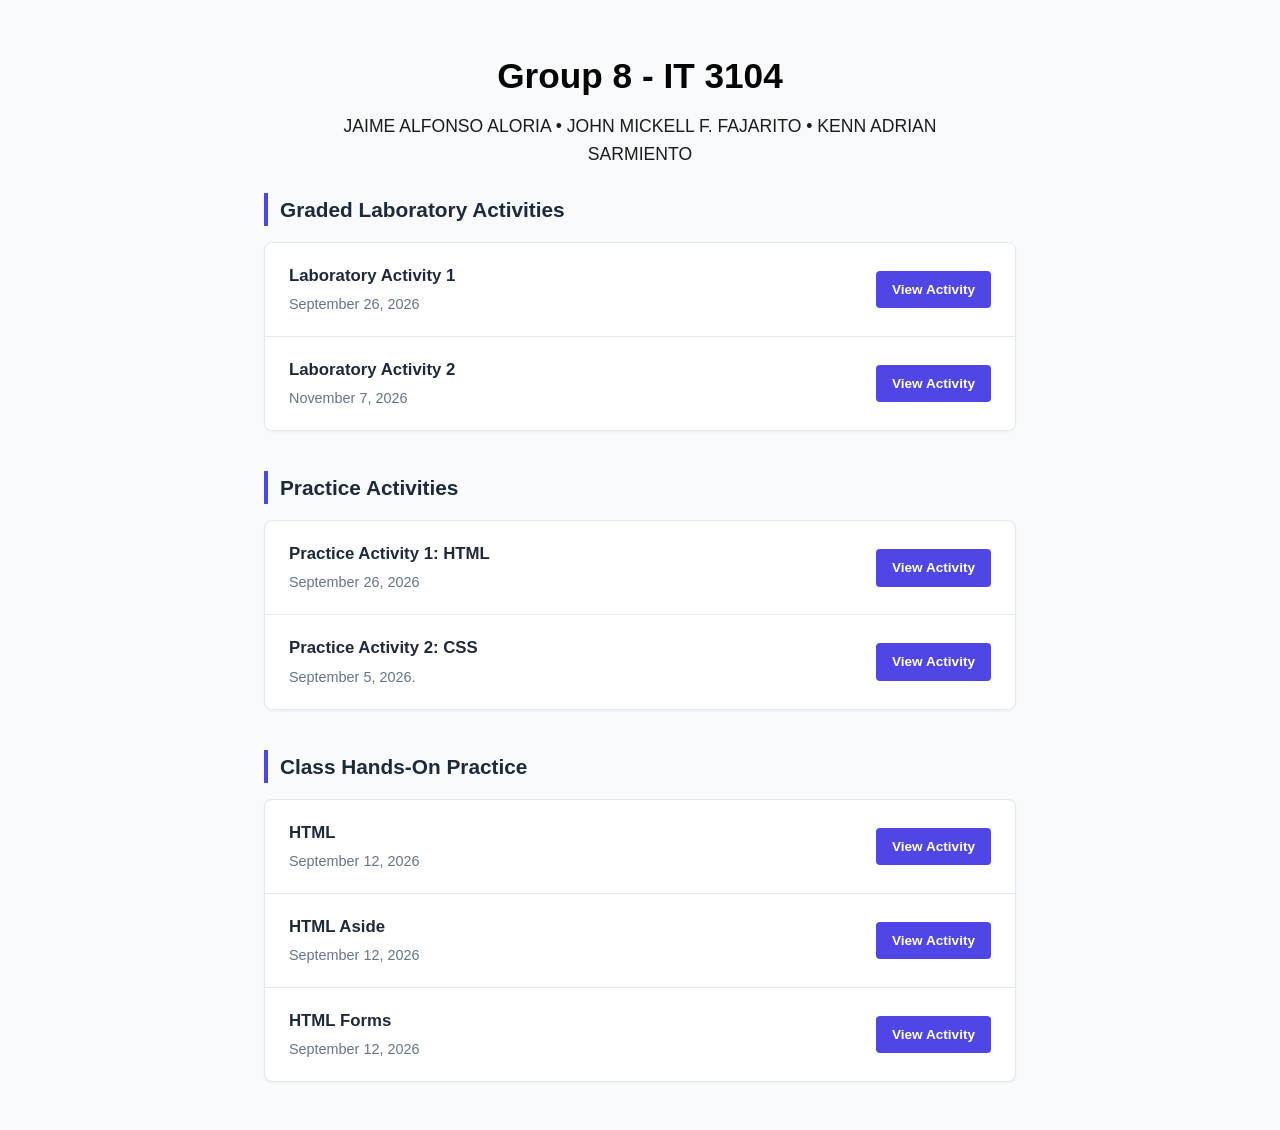
<file: index.html>
<!DOCTYPE html>
<html lang="en">
<head>
    <meta charset="UTF-8">
    <meta name="viewport" content="width=device-width, initial-scale=1.0">
    <title>Class Activity Repository</title>
    <link rel="stylesheet" href="style.css">
</head>
<body>

    <header>
        <h1>Group 8 - IT 3104</h1>
        <p>JAIME ALFONSO ALORIA • JOHN MICKELL F. FAJARITO • KENN ADRIAN SARMIENTO</p>
    </header>

    <main>

        <h2 class="section-title">Graded Laboratory Activities</h2>
        <ul class="activity-list">
            <li>
                <span class="activity-info">
                    <strong>Laboratory Activity 1</strong>
                    <p>September 26, 2026</p>
                </span>
                <a href="WebSys-PracticeSite/lab-act-1.html" class="btn">View Activity</a>
            </li>
            <li>
                <span class="activity-info">
                    <strong>Laboratory Activity 2</strong>
                    <p>November 7, 2026</p>
            </span>
            <a href="MyFirstInteractivePage/index.html" class="btn">View Activity</a>
            </li>
        </ul>
        
        <h2 class="section-title">Practice Activities</h2>
        <ul class="activity-list">
            <li>
                <span class="activity-info">
                    <strong>Practice Activity 1: HTML</strong>
                    <p>September 26, 2026</p>
                </span>
                <a href="WebSys-PracticeSite/pract-act-1.html" class="btn">View Activity</a>
            </li>
            <li>
                <span class="activity-info">
                    <strong>Practice Activity 2: CSS</strong>
                    <p>September 5, 2026.</p>
                </span>
                <a href="pract-act1wcss/act2.html" class="btn">View Activity</a>
            </li>
        </ul>

        <h2 class="section-title">Class Hands-On Practice</h2>
        <ul class="activity-list">
            <li>
                <span class="activity-info">
                    <strong>HTML</strong>
                    <p>September 12, 2026</p>
                </span>
                <a href="WebSys-PracticeSite/practice-activities.html" class="btn">View Activity</a>
            </li>
            <li>
                <span class="activity-info">
                    <strong>HTML Aside</strong>
                    <p>September 12, 2026</p>
                </span>
                <a href="WebSys-PracticeSite/practice-html-aside.html" class="btn">View Activity</a>
            </li>
            <li>
                <span class="activity-info">
                    <strong>HTML Forms</strong>
                    <p>September 12, 2026</p>
                </span>
                <a href="WebSys-PracticeSite/practice-activity-1.html" class="btn">View Activity</a>
            </li>
        </ul>

    </main>

</body>
</html>
</file>
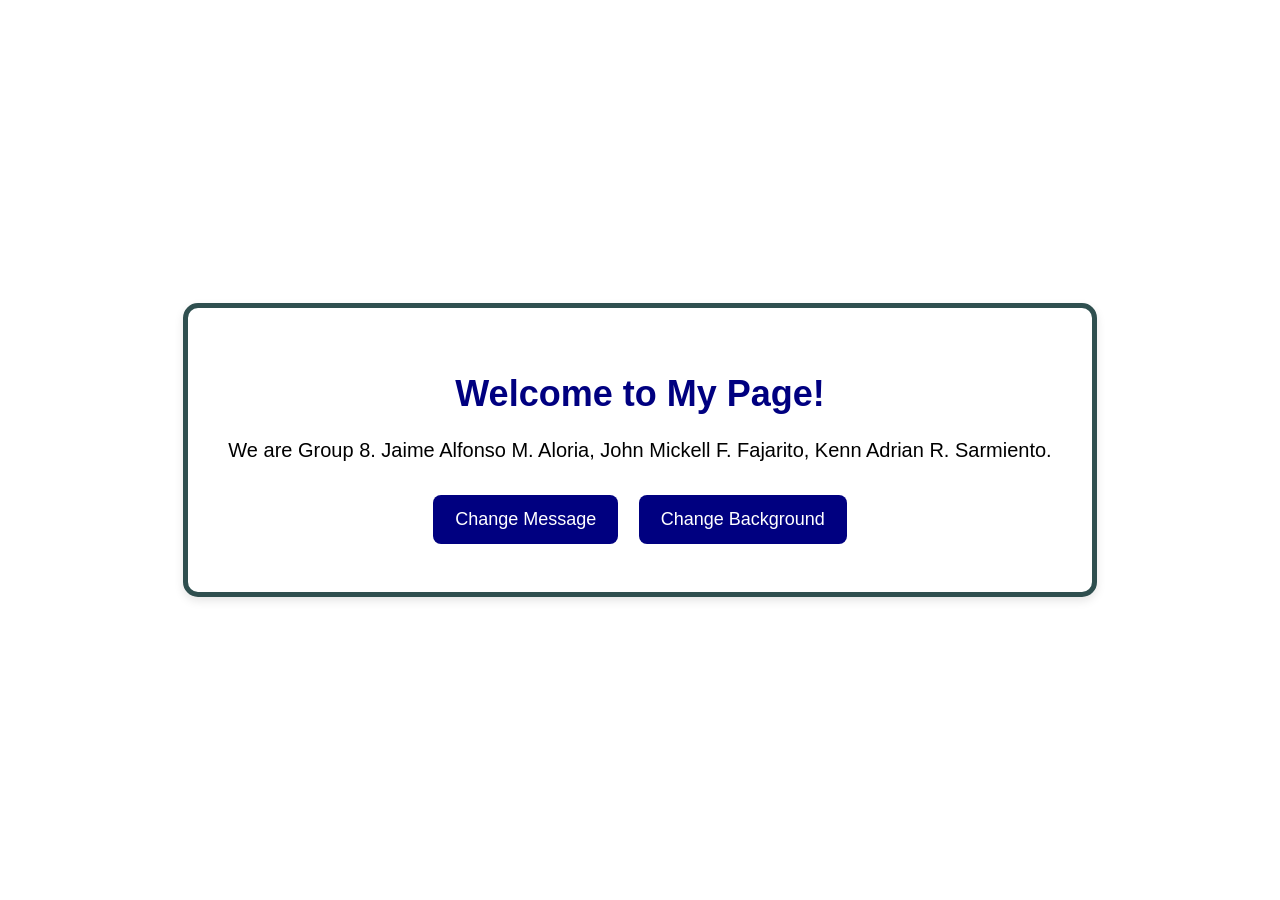
<file: MyFirstInteractivePage/index.html>
<!DOCTYPE html>
<html lang="en">
<head>
    
    <title>My First Interactive Page</title>

    <link rel="stylesheet" href= "style.css">

   
</head>
<body>

    <div class="container">
        <h1>Welcome to My Page!</h1>

        <p id="message">We are Group 8. Jaime Alfonso M. Aloria, John Mickell F. Fajarito, Kenn Adrian R. Sarmiento. </p>

        <button id="change">Change Message</button>
        <button id="changeb">Change Background</button>
    </div>
    
     <script src="script.js" defer></script>
</body>
</html>
</file>
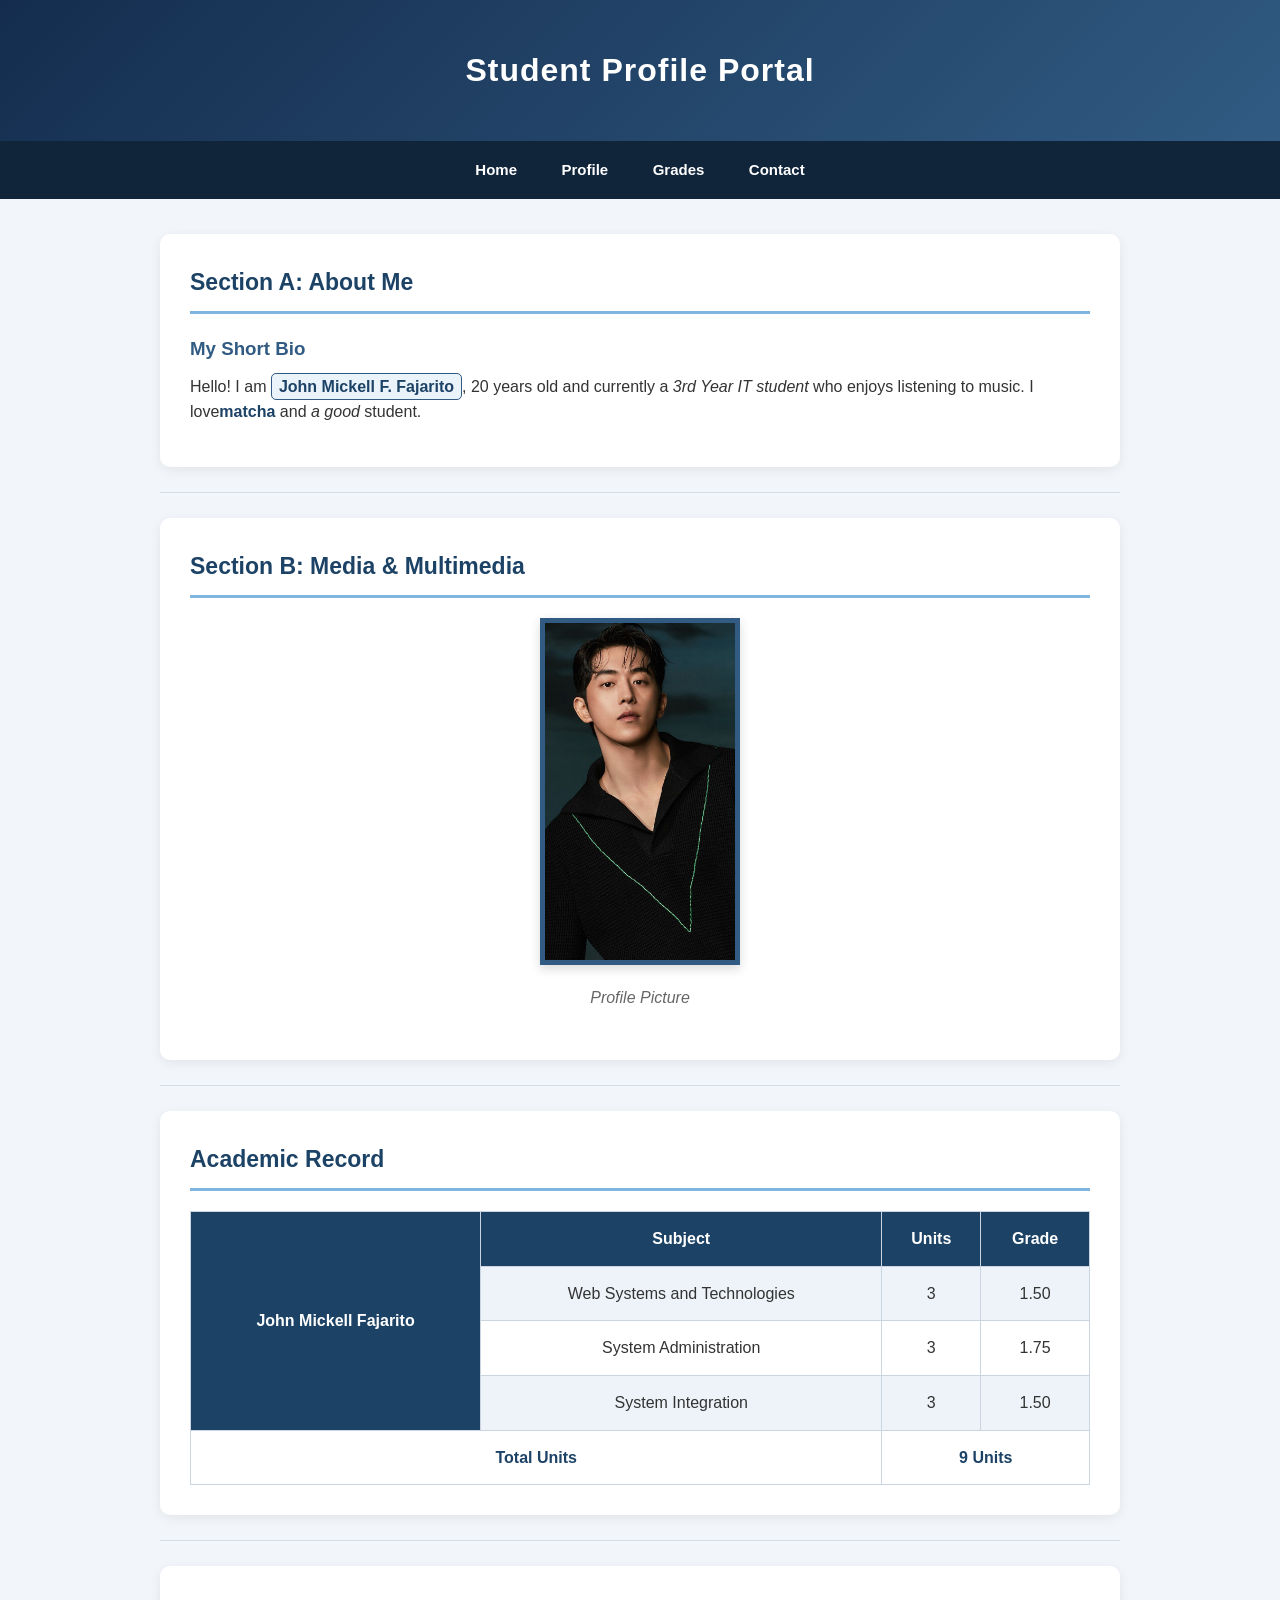
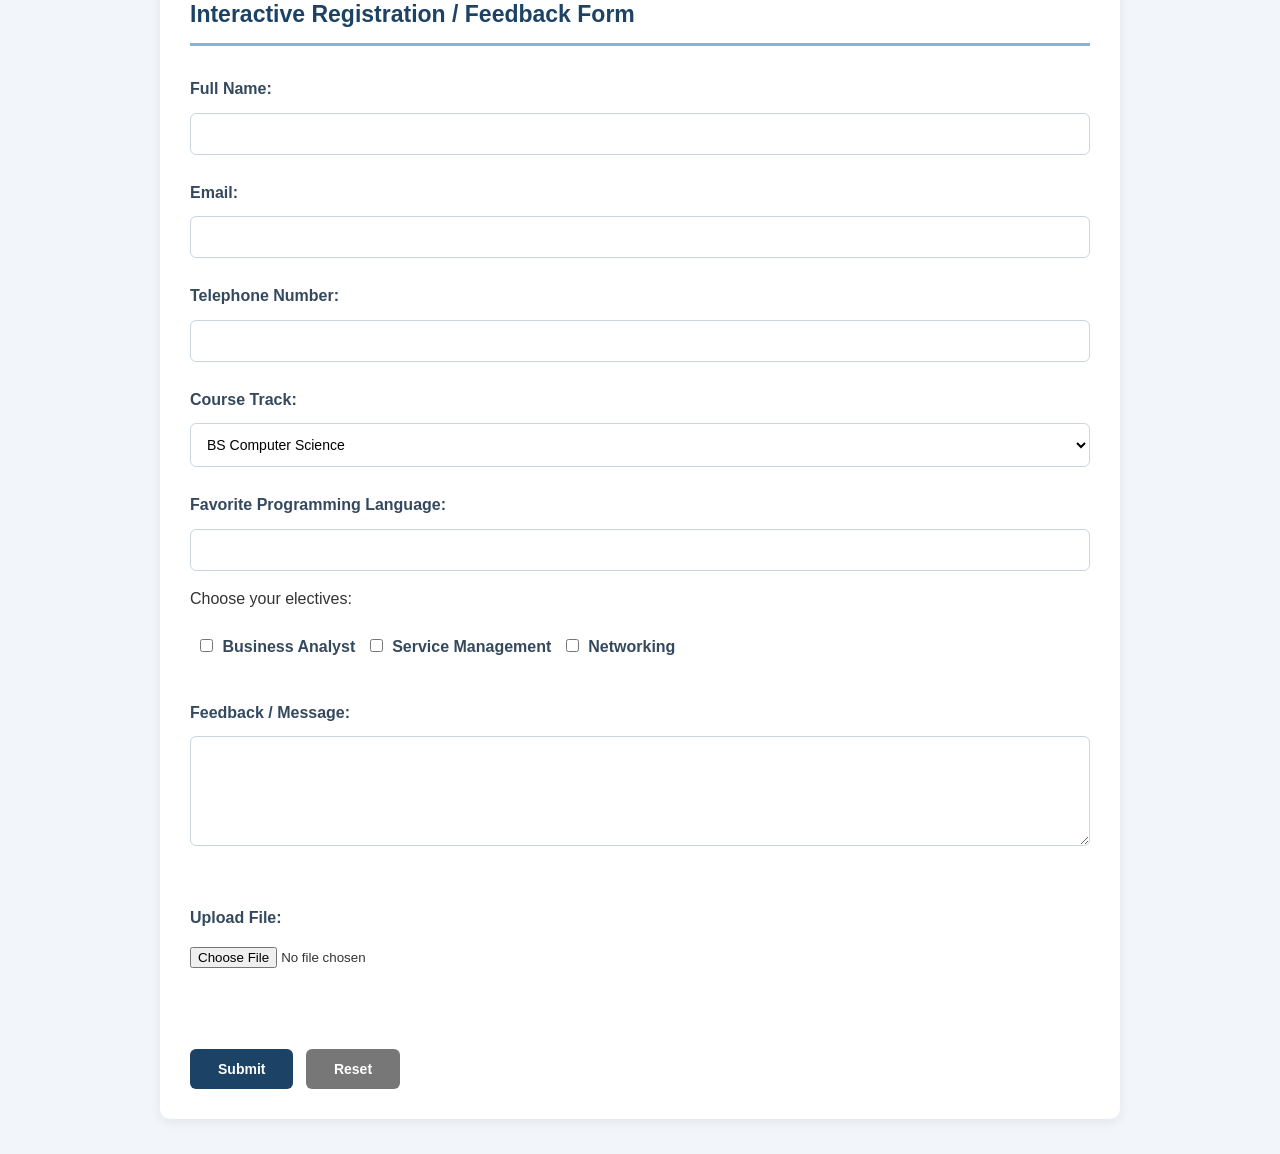
<file: pract-act1wcss/act2.html>
<!DOCTYPE html>
<html lang="en">
<head>
    <meta charset="UTF-8">
    <meta name="viewport" content="width=device-width, initial-scale=1.0">
    <title>Student Profile Portal</title>
    <link rel="stylesheet" href="act2.css">
</head>

<body>

    <header>
        <h1>Student Profile Portal</h1>
    </header>

    <nav>
        <a href="#home">Home</a>
        <a href="#profile">Profile</a>
        <a href="#grades">Grades</a>
        <a href="#contact">Contact</a>
    </nav>

    <main>

        <section id="profile">
            <h2>Section A: About Me</h2>

            <article>
                <h3>My Short Bio</h3>
                <p>
                    Hello! I am <span class="highlight"><b>John Mickell F. Fajarito</b></span>,
                    20 years old and currently a <i>3rd Year IT student</i> who enjoys listening to music.
                    I love<strong>matcha</strong> and <em>a good</em> student.
                </p>
            </article>
        </section>

        <hr>

        <section>
            <h2>Section B: Media & Multimedia</h2>

            <figure>
                <img src="6af7eee373970071f342903c8a5810c2.jpg" alt="My profile photo"  style="width: 200px; height: auto; border-radius: 0;"> 
                <figcaption>Profile Picture</figcaption>
            </figure>
        </section>

        <hr>

        <section id="grades">
            <h2>Academic Record</h2>

            <table border="1">
                <tr>
                    <th rowspan="4">John Mickell Fajarito</th>
                    <th>Subject</th>
                    <th>Units</th>
                    <th>Grade</th>
                </tr>
                <tr>
                    <td>Web Systems and Technologies</td>
                    <td>3</td>
                    <td>1.50</td>
                </tr>
                <tr>
                    <td>System Administration</td>
                    <td>3</td>
                    <td>1.75</td>
                </tr>
                <tr>
                    <td>System Integration</td>
                    <td>3</td>
                    <td>1.50</td>
                </tr>
                <tr>
                    <td colspan="2"><strong>Total Units</strong></td>
                    <td colspan="2"><strong>9 Units</strong></td>
                </tr>
            </table>
        </section>

        <hr>

        <section id="contact">
            <h2>Interactive Registration / Feedback Form</h2>

            <form action="https://example.com/submit" method="post" enctype="multipart/form-data">

                <label for="fullname">Full Name:</label>
                <input type="text" id="fullname" name="fullname" required>
                <br>
                <label for="email">Email:</label>
                <input type="email" id="email" name="email" required>
                <br>
                <label for="telephone">Telephone Number:</label>
                <input
                    type="tel"
                    id="telephone"
                    name="telephone"
                    pattern="[0-9]{11}"> <br>

                <label for="course">Course Track:</label>
                <select id="course" name="course">
                    <optgroup label="Computer Science">
                        <option value="bs-cs">BS Computer Science</option>
                        <option value="bs-cs-data">BS Computer Science - Data Science</option>
                    </optgroup> 

                    <optgroup label="Information Technology">
                        <option value="bsit">BS Information Technology</option>
                        <option value="bsit-web">BS Information Technology - Business Analyst</option>
                    </optgroup>
                </select>
                <br>

                <label for="language">Favorite Programming Language:</label>
                <input list="languages" id="language" name="language">
                <datalist id="languages">
                    <option value="HTML">
                    <option value="CSS">
                    <option value="JavaScript">
                    <option value="Python">
                    <option value="Java">
                </datalist>

                <p>Choose your electives:</p>

                <input type="checkbox" id="web" name="electives" value="business">
                <label for="web">Business Analyst</label>

                <input type="checkbox" id="database" name="electives" value="service">
                <label for="database">Service Management</label>

                <input type="checkbox" id="networking" name="electives" value="networking">
                <label for="networking">Networking</label>
                <br><br>
                <label for="message">Feedback / Message:</label>
                <textarea id="message" name="message" ></textarea>
                <br><br>
                <label for="file">Upload File:</label>
                <input type="file" id="file" name="file">

                <br><br>

                <button type="submit">Submit</button>
                <button type="reset">Reset</button>

            </form>
        </section>
    </main>
</body>
</html>
</file>
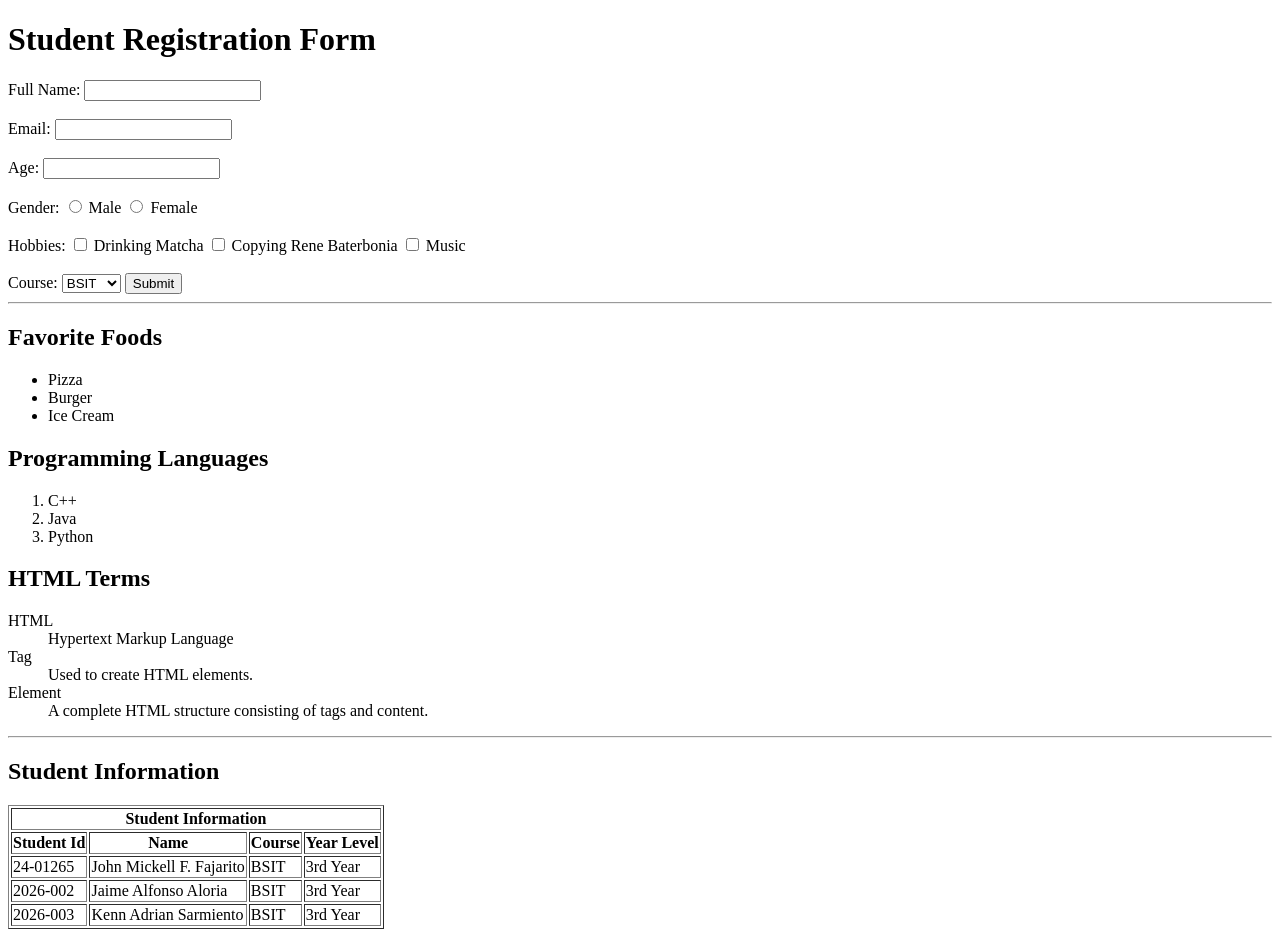
<file: WebSys-PracticeSite/lab-act-1.html>
<!DOCTYPE html>
<html>
    <head>
        <title>Student Registration Form</title>
    </head>
    <body>
        <h1>Student Registration Form</h1>

        <label for="fullname" > Full Name:</label>
        <input type = "text" name="Fn" id="Fn">

        <br>
        <br>

        <label for="email" > Email: </label>
        <input type ="text" name="Em" id="Em">

        <br>
        <br>

        <label for="Age" > Age: </label>
        <input type="number" name="Ag" id="Ag">

        <br>
        <br>

        <label> Gender: </label>
        <input type="radio" name="gender" value="Male">
        <label>Male</label>
        <input type="radio" name="gender" value="female">
        <label>Female</label>

        <br>
        <br>

        <label for = "Hobbies" > Hobbies: </label>
        <input type="checkbox" name="Hobbies" value="Reading">
        <label>Drinking Matcha</label>
        <input type="checkbox" name="Hobbies" value="Gaming">
        <label>Copying Rene Baterbonia</label>
        <input type ="checkbox" name="Hobbies" value="Music">
        <label>Music</label>

        <br>
        <br>

        <label for = "Courses" > Course: </label>
        <select id = "BSIT" > 
        <option for = "bsit" > BSIT </option>
        <option for = "bscs" > BSCS </option>
        </select>

        <button type = "submit" > Submit </button>

        <br>
        <hr>
 

        <h2>Favorite Foods</h2>

        <ul>
            <li>Pizza</li>
            <li>Burger</li>
            <li>Ice Cream</li>
        </ul>

        <h2>Programming Languages</h2>

        <ol>
            <li>C++</li>
            <li>Java</li>
            <li>Python</li>
        </ol>

        <h2>HTML Terms</h2>

        <dl>

        <dt>HTML</dt>
        <dd>Hypertext Markup Language</dd>

        <dt>Tag</dt>
        <dd>Used to create HTML elements.</dd>

        <dt>Element</dt>
        <dd>A complete HTML structure consisting of tags and content.</dd>
        
        </dl>

        <hr>

        <h2>Student Information</h2>

        <table border="1">
            <tr>
                <th colspan="4">Student Information</th>
            </tr>

            <tr>
                <th>Student Id</th>
                <th>Name</th>
                <th>Course</th>
                <th>Year Level</th>
            </tr>

            <tr>
                <td>24-01265</td>
                <td>John Mickell F. Fajarito</td>
                <td>BSIT</td>
                <td>3rd Year</td>
            </tr>

            <tr>
                <td>2026-002</td>
                <td>Jaime Alfonso Aloria</td>
                <td>BSIT</td>
                <td>3rd Year</td>
            </tr>

            <tr>
                <td>2026-003</td>
                <td>Kenn Adrian Sarmiento</td>
                <td>BSIT</td>
                <td>3rd Year</td>
            </tr>
        </table>

    </body>

</html>
</file>
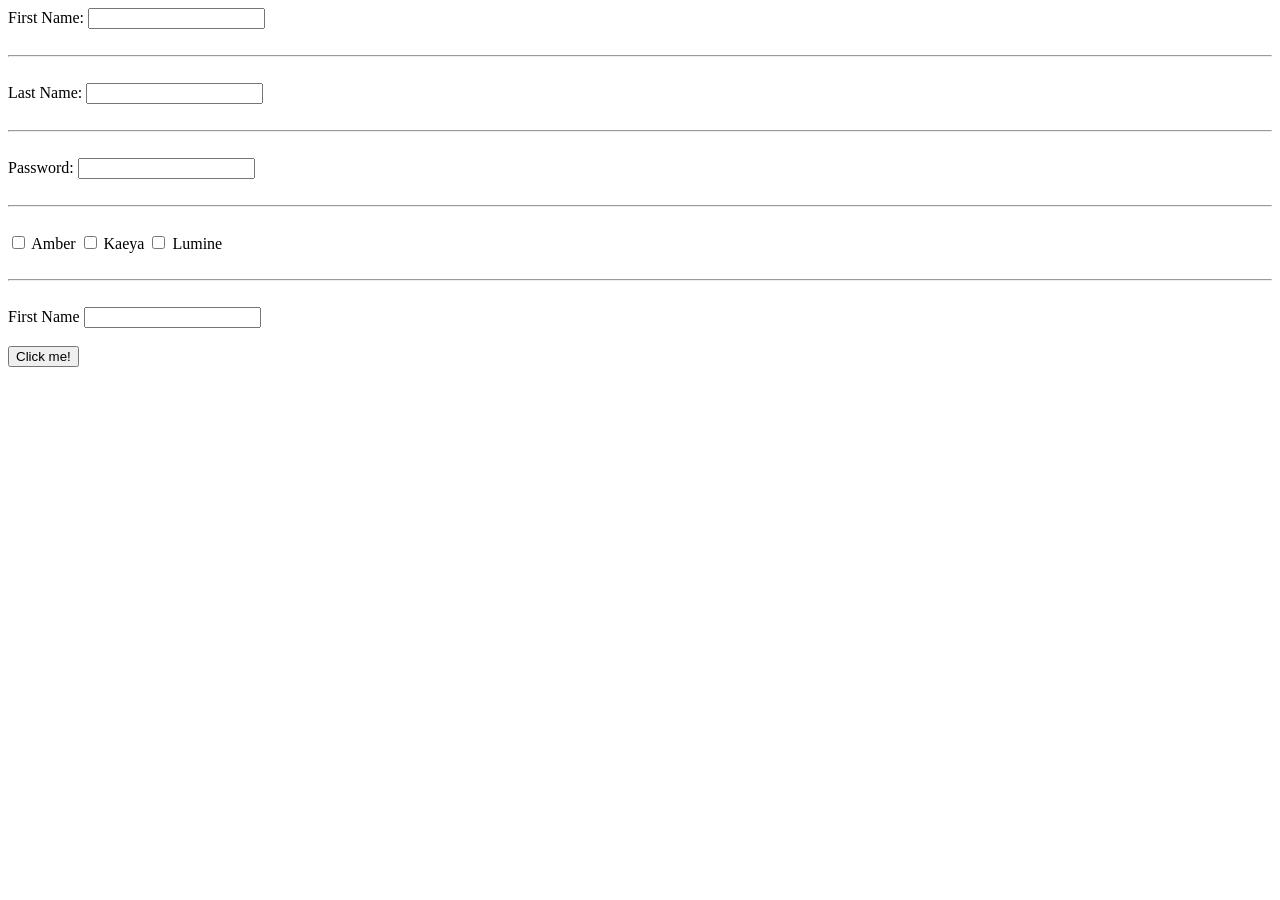
<file: WebSys-PracticeSite/practice activity 1.html>
<!DOCTYPE html>
<html>

<body>

    <form>
        <label for="firstname">First Name:</label>
        <input type="text" name="firstname" id="firstname">
    </form>

    <br>
    <hr>
    <br>

    <form>
        <label for="lastname">Last Name:</label>
        <input type="text" name="lastname" id="lastname">
    </form>

    <br>
    <hr>
    <br>

    <form>
        <label for="password"> Password: </label>
        <input type="password" name="password" id="password">
    </form>

</body>

</html>

    <br>
    <hr>
    <br>

    <form>
        <input type="checkbox" id="char1" name="char1"
        value="Amber">
        <label for="char1">Amber</label>

        <input type="checkbox" id="char1" name="char1"
        value="Kaeya">
        <label for="char1">Kaeya</label>

        <input type="checkbox" id="char1" name="char1"
        value="Lumine">
        <label for="char1">Lumine</label>
    </form>

    <br>
    <hr>
    <br>

    <form>
        <label for="firstname">First Name</label>
        <input type="text" name="firstname" id=""firstname">
        <br><br>
        <button type="button">Click me!</button>
    </form>
</file>
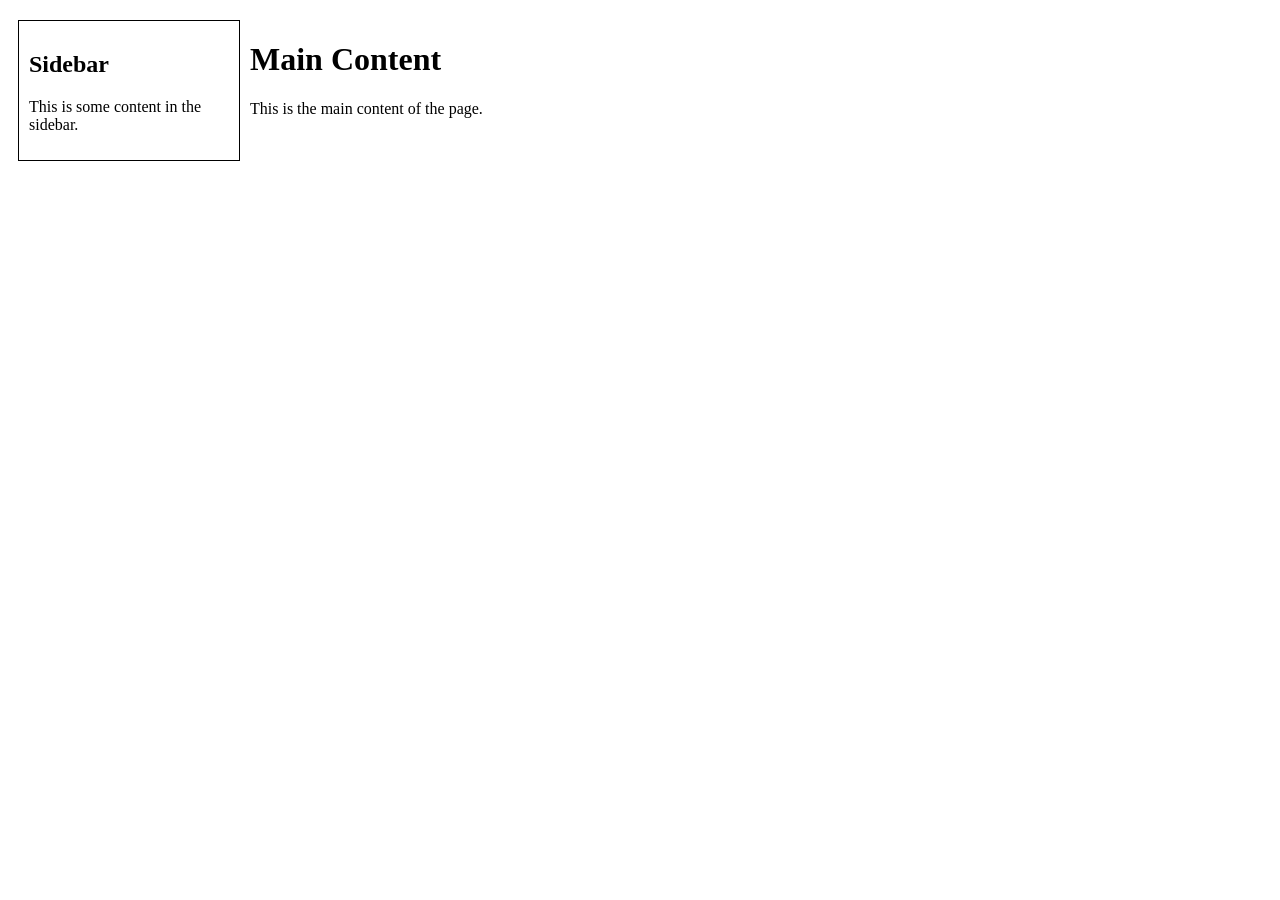
<file: WebSys-PracticeSite/practice-html-aside.html>
<!DOCTYPE html>
<html>

<head>
    <style>
        main {
            padding: 10px;
            margin: 10px;
        }

        aside {
            width: 200px;
            border: 1px solid black;
            padding: 10px;
            margin: 10px;
            float: left;
        }
    </style>
</head>

<body>

    <aside>
        <h2>Sidebar</h2>
        <p>This is some content in the sidebar.</p>
    </aside>

    <main>
        <h1>Main Content</h1>
        <p>This is the main content of the page.</p>
    </main>

</body>

</html>
</file>
<file: style.css>
:root {
    --primary: #4f46e5;
    --primary-dark: #4338ca;
    --bg-color: #f8fafc;
    --card-bg: #ffffff;
    --text-main: #1e293b;
    --text-muted: #64748b;
    --border-color: #e2e8f0;
}

* {
    margin: 0;
    padding: 0;
    box-sizing: border-box;
    font-family: 'Segoe UI', Tahoma, Geneva, Verdana, sans-serif;
}

body {
    background-color: var(--bg-color);
    color: var(--text-main);
    line-height: 1.6;
}

/* Banner Header */
header {
    color: rgb(5, 5, 5);
    padding: 3rem 2rem;
    text-align: center;
}

header h1 {
    font-size: 2.2rem;
    margin-bottom: 0.5rem;
}

header p {
    font-size: 1.1rem;
    opacity: 0.9;
    max-width: 600px;
    margin: 0 auto;
}

/* Main Container */
main {
    max-width: 800px;
    margin: -1.5rem auto 3rem auto;
    padding: 0 1.5rem;
}

/* Section Styling */
.section-title {
    font-size: 1.3rem;
    margin-bottom: 1rem;
    color: var(--text-main);
    border-left: 4px solid var(--primary);
    padding-left: 0.75rem;
}

/* Simple List Styling */
.activity-list {
    list-style: none;
    background: var(--card-bg);
    border: 1px solid var(--border-color);
    border-radius: 8px;
    box-shadow: 0 1px 3px 0 rgba(0, 0, 0, 0.05);
    margin-bottom: 2.5rem;
    overflow: hidden;
}

.activity-list li {
    display: flex;
    justify-content: space-between;
    align-items: center;
    padding: 1.25rem 1.5rem;
    border-bottom: 1px solid var(--border-color);
    gap: 1rem;
}

.activity-list li:last-child {
    border-bottom: none;
}

.activity-info strong {
    display: block;
    font-size: 1.05rem;
    color: var(--text-main);
    margin-bottom: 0.2rem;
}

.activity-info p {
    color: var(--text-muted);
    font-size: 0.9rem;
}

/* Buttons */
.btn {
    display: inline-block;
    background-color: var(--primary);
    color: white;
    padding: 0.5rem 1rem;
    border-radius: 4px;
    text-decoration: none;
    font-size: 0.85rem;
    font-weight: 600;
    white-space: nowrap;
    transition: background-color 0.2s;
}

.btn:hover {
    background-color: var(--primary-dark);
}

.btn.secondary {
    background-color: #e2e8f0;
    color: var(--text-main);
}

.btn.secondary:hover {
    background-color: #cbd5e1;
}

/* Footer */
footer {
    text-align: center;
    padding: 2rem;
    color: var(--text-muted);
    font-size: 0.85rem;
    border-top: 1px solid var(--border-color);
    background: white;
}
</file>
<file: MyFirstInteractivePage/style.css>
body {
    font-family: Arial, sans-serif;
    background-color: white;
    margin: 0;
    padding: 0;
    display: flex;
    justify-content: center;
    align-items: center;
    min-height: 100vh;
}

.container {
    background-color: white;
    padding: 40px;
    border: 5px solid DarkSlateGray;
    border-radius: 15px;
    text-align: center;
    box-shadow: 0 4px 10px rgba(0, 0, 0, 0.1);
}

h1{
    color: navy;
    font-size: 36px;
}

p{
    font-size: 20px;
    margin-bottom: 25px;
}

button{
    background-color: navy;
    color: White;
    border: none;
    padding: 14px 22px;
    margin: 8px;
    border-radius: 8px;
    cursor: pointer;
    font-size: 18px;
}

button:hover {
        background-color: blue;
}
</file>
<file: pract-act1wcss/act2.css>
* {
    margin: 0;
    padding: 0;
    box-sizing: border-box;
}

html {
    scroll-behavior: smooth;
}

body {
    font-family: Arial, Helvetica, sans-serif;
    background-color: #f2f5fa;
    color: #333;
    line-height: 1.6;
}

header {
    background: linear-gradient(135deg, #142d4e, #315b83);
    color: white;
    text-align: center;
    padding: 45px 20px;
}

header h1 {
    font-size: 32px;
    letter-spacing: 1px;
}

nav {
    background-color: #10243a;
    padding: 16px;
    text-align: center;
    position: sticky;
    top: 0;
    z-index: 100;
}

nav a {
    color: white;
    text-decoration: none;
    margin: 0 20px;
    font-size: 15px;
    font-weight: bold;
    transition: 0.3s;
}

nav a:hover {
    color: #80c4ff;
}

main {
    max-width: 1000px;
    margin: 35px auto;
    padding: 0 20px;
}

section {
    background-color: white;
    padding: 30px;
    margin-bottom: 25px;
    border-radius: 10px;
    box-shadow: 0 3px 12px rgba(0, 0, 0, 0.07);
}

section h2 {
    color: #1c4266;
    font-size: 23px;
    border-bottom: 3px solid #7eb6df;
    padding-bottom: 10px;
    margin-bottom: 20px;
}

article h3 {
    color: #315b83;
    margin-bottom: 10px;
}

.highlight {
    color: #1c4266;
    border: 1px solid #315b83;
    padding: 4px 7px;
    border-radius: 5px;
    background-color: #eaf3fa;
}

p {
    margin-bottom: 12px;
}

strong {
    color: #1c4266;
}

hr {
    border: none;
    border-top: 1px solid #d5dce5;
    margin: 25px 0;
}

figure {
    text-align: center;
    margin: 20px auto;
}

figure img {
    width: 200px;
    height: 200px;
    object-fit: cover;
    border-radius: 50%;
    border: 5px solid #315b83;
    box-shadow: 0 4px 10px rgba(0, 0, 0, 0.15);
}

figcaption {
    margin-top: 12px;
    color: #666;
    font-style: italic;
}

table {
    width: 100%;
    border-collapse: collapse;
    margin-top: 20px;
    text-align: center;
}

th, td {
    border: 1px solid #cbd5e1;
    padding: 14px 10px;
}

th {
    background-color: #1c4266;
    color: white;
}

td {
    background-color: #fff;
}

tr:nth-child(even) td {
    background-color: #edf3f8;
}

td strong {
    color: #1c4266;
}

form {
    margin-top: 20px;
}

form label {
    display: inline-block;
    font-weight: bold;
    color: #34495e;
    margin: 10px 0 5px;
}

input:not([type="checkbox"]):not([type="file"]),
select,
textarea {
    width: 100%;
    padding: 12px;
    margin: 6px 0 15px;
    border: 1px solid #cbd5e1;
    border-radius: 6px;
    font-size: 14px;
    font-family: Arial, sans-serif;
    background-color: #fff;
}

input:focus,
select:focus,
textarea:focus {
    outline: none;
    border-color: #315b83;
    box-shadow: 0 0 5px rgba(49, 91, 131, 0.25);
}

textarea {
    min-height: 110px;
    resize: vertical;
}

input[type="checkbox"] {
    margin: 10px 5px 10px 10px;
    accent-color: #315b83;
}

input[type="file"] {
    display: block;
    margin: 12px 0 20px;
}

button {
    padding: 12px 28px;
    border: none;
    border-radius: 6px;
    background-color: #1c4266;
    color: white;
    font-size: 14px;
    font-weight: bold;
    cursor: pointer;
    margin: 10px 8px 0 0;
    transition: 0.3s;
}

button:hover {
    background-color: #315b83;
    transform: translateY(-2px);
}

button[type="reset"] {
    background-color: #777;
}

button[type="reset"]:hover {
    background-color: #555;
}

@media screen and (max-width: 600px) {
    header h1 {
        font-size: 25px;
    }

    nav {
        padding: 12px 5px;
    }

    nav a {
        display: inline-block;
        margin: 5px 8px;
        font-size: 13px;
    }

    main {
        padding: 0 12px;
        margin: 20px auto;
    }

    section {
        padding: 18px;
    }

    section h2 {
        font-size: 19px;
    }

    table {
        font-size: 12px;
    }

    th, td {
        padding: 8px 5px;
    }

    figure img {
        width: 160px;
        height: 160px;
    }

    button {
        padding: 10px 18px;
    }
}
</file>
